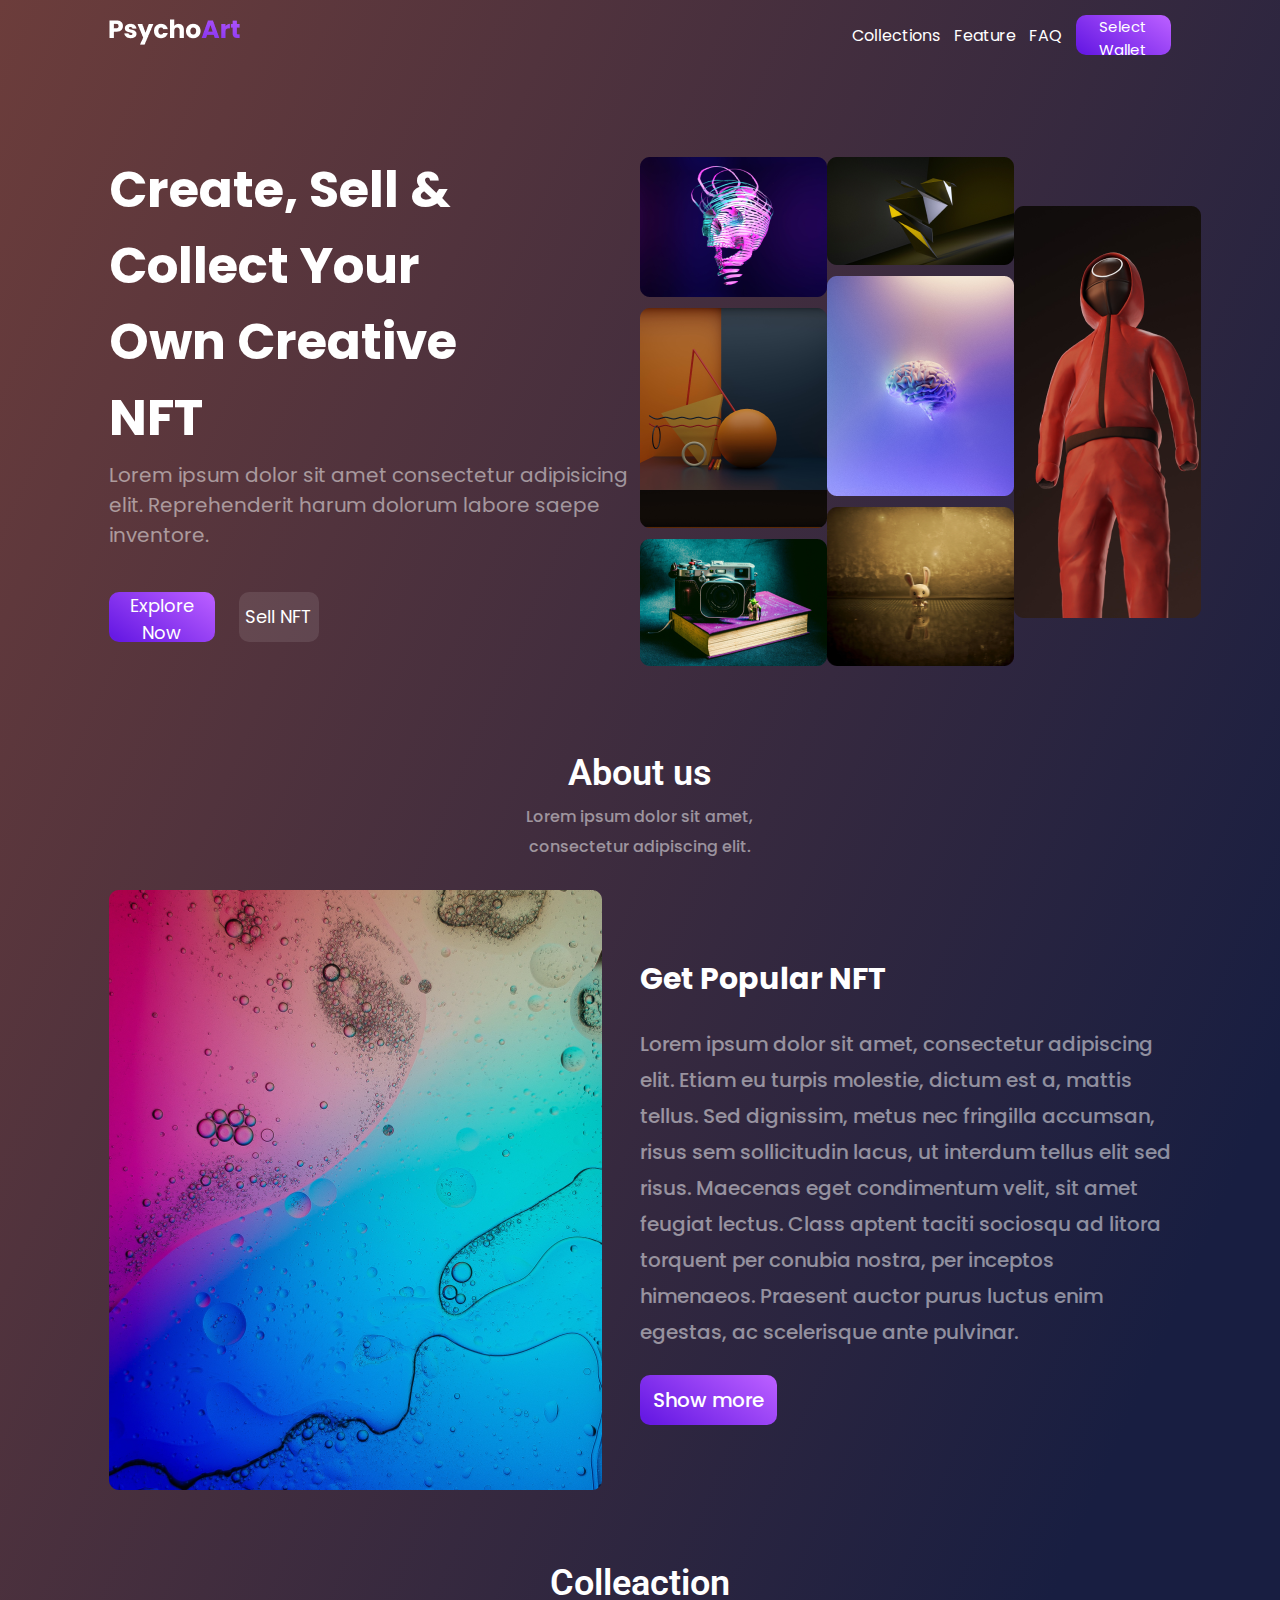
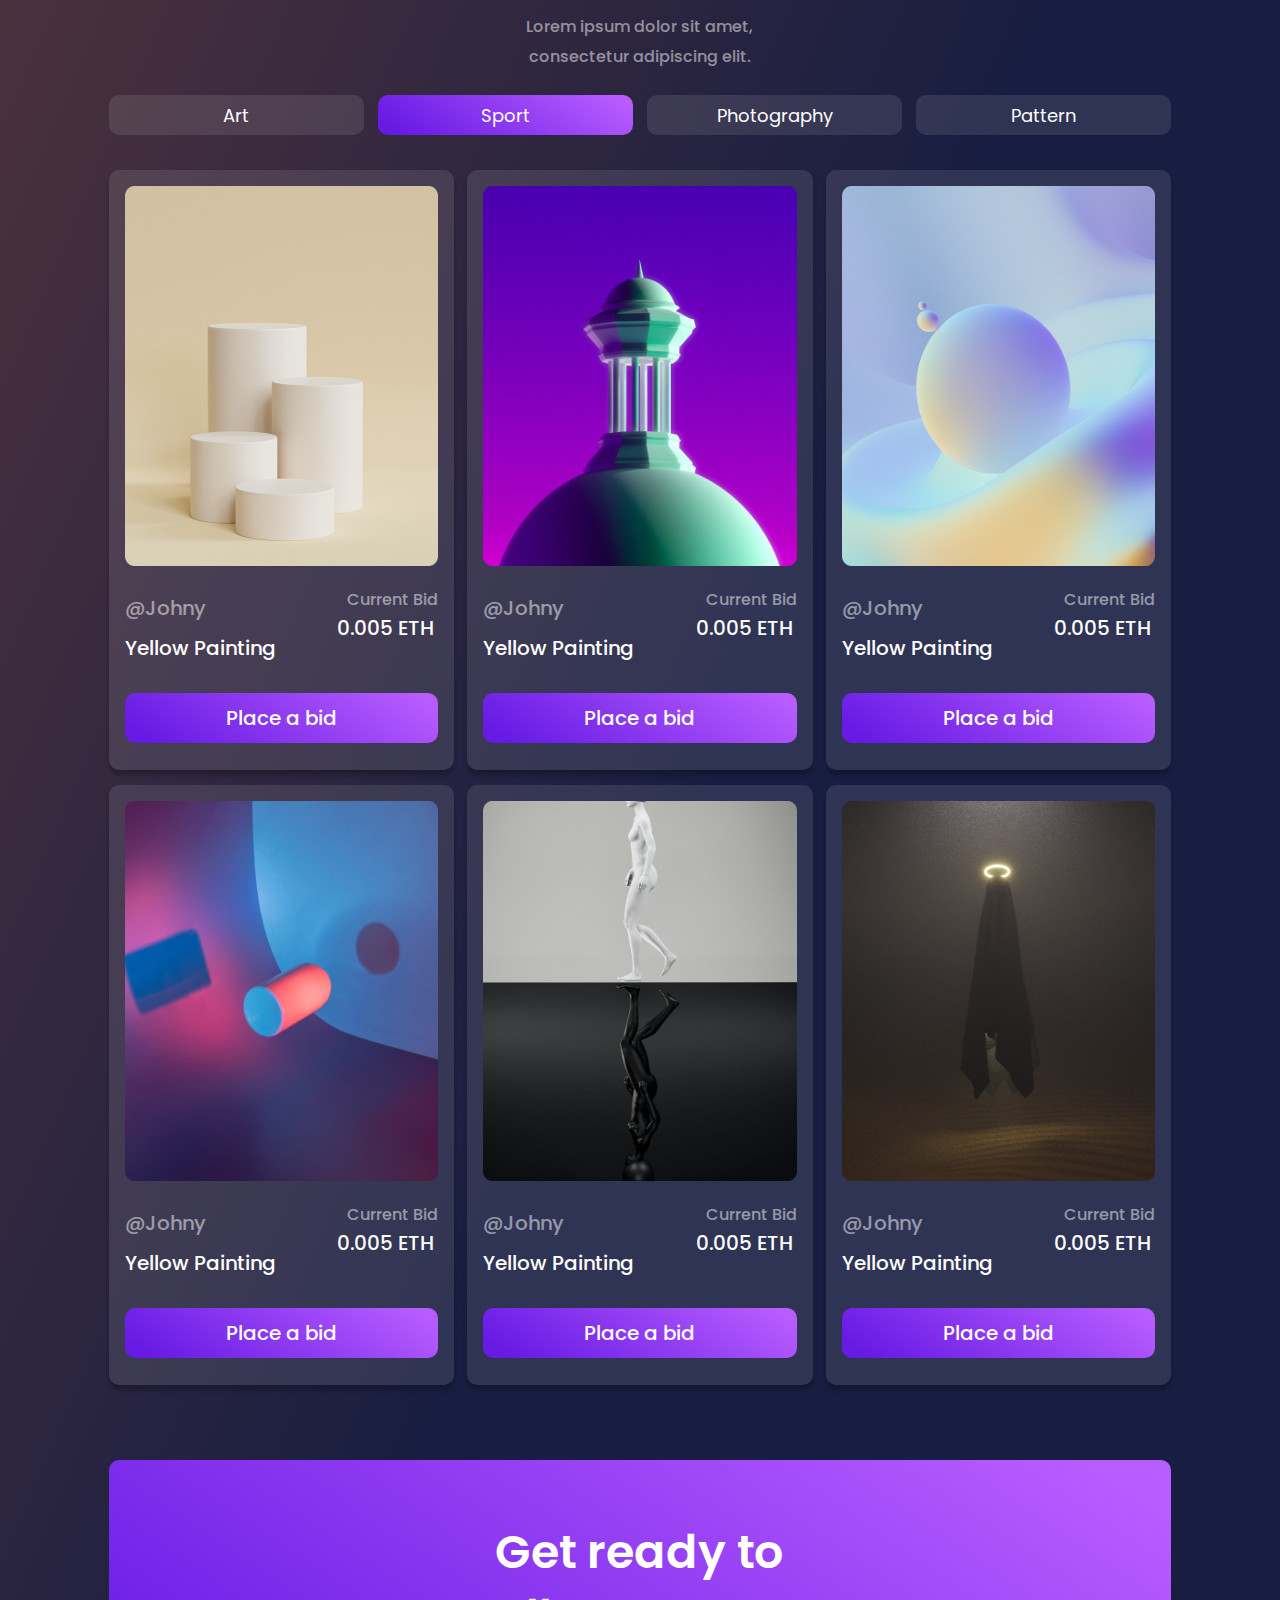
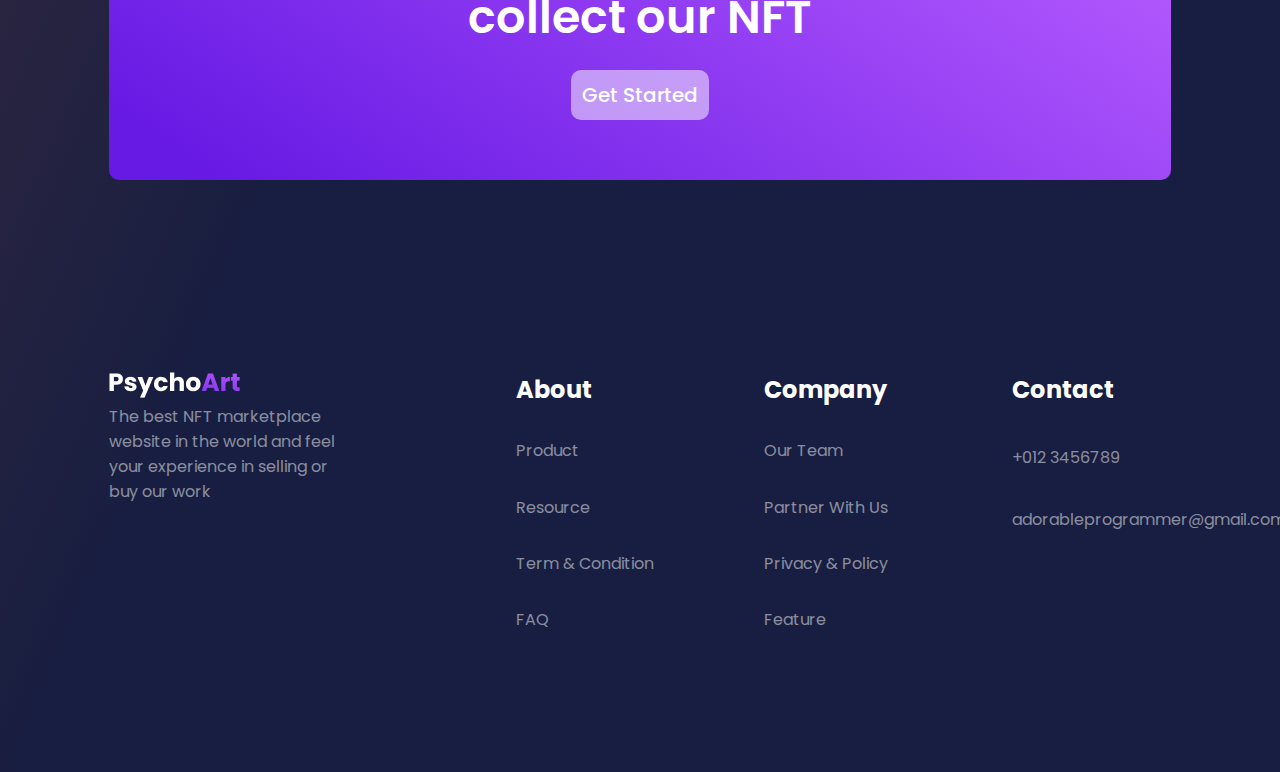
<file: works/NFT/index.html>
<!DOCTYPE html>
<html lang="en" >
<head>
  <meta charset="UTF-8">
  <title>Экзамен</title>
  <link rel="stylesheet" href="./style.css">
  <style>
    @import url('https://fonts.googleapis.com/css2?family=Poppins:wght@200;300;400;500&display=swap');
  </style>
  <style>
    @import url('https://fonts.googleapis.com/css2?family=Roboto:wght@500&display=swap');
  </style>
</head>
<body>
  <div class="box">
    <header>
      <nav>
          <div class="logo"><img src="img/PsychoArt.png" alt=""></div>
          <div class="nav_items">
              <a href="" class="coll">Collections</a>
              <a href="" class="feature">Feature</a>
              <a href="" class="FAQ">FAQ</a>
              <button class="wallet">Select Wallet</button>
          </div>
      </nav>
      <div class="header_text">
          <h1 class="header_h1">Create, Sell & Collect Your Own Creative NFT</h1>
          <p class="header_p">Lorem ipsum dolor sit amet consectetur adipisicing elit. Reprehenderit harum dolorum labore saepe inventore.</p>
          <div class="buttons">
              <button class="explore">Explore Now</button>
              <button class="sellnft">Sell NFT</button>
          </div>
      </div>
      <div class="header_imgs">
          <img src="img/Rectangle 15.png" alt="">
          <img src="img/Rectangle 17.png" alt="">
          <img src="img/Rectangle 18.png" alt="">
          <img src="img/Rectangle 16.png" alt="">
          <img src="img/Rectangle 19.png" alt="">
          <img src="img/Rectangle 20.png" alt="">
          <img src="img/Rectangle 21.png" alt="">
      </div>
  </header>
    <section class="about">
      <div class="about__headline">
        <h2 class="us">About us</h2>
        <p class="about__headline_text">
          Lorem ipsum dolor sit amet, consectetur adipiscing elit.
        </p>
      </div>
      <div class="about__main">
        <img src="img/julian-hochgesang-39BKKhuy11k-unsplash 1.png" alt="" class="about__image">
        <div class="about__conteiner">
          <h2 class="cont__headline">Get Popular NFT</h2>
          <p class="cont__text">
            Lorem ipsum dolor sit amet, consectetur adipiscing elit. Etiam eu turpis molestie, dictum est a, mattis tellus. Sed dignissim, metus nec fringilla accumsan, risus sem sollicitudin lacus, ut interdum tellus elit sed risus. Maecenas eget condimentum velit, sit amet feugiat lectus. Class aptent taciti sociosqu ad litora torquent per conubia nostra, per inceptos himenaeos. Praesent auctor purus luctus enim egestas, ac scelerisque ante pulvinar.
          </p>
          <button class="about__btn">Show more</button>
        </div>
      </div>
    </section>
    <main>
      <div class="about__headline">
        <h2 class="us">Colleaction</h2>
        <p class="about__headline_text">
          Lorem ipsum dolor sit amet, consectetur adipiscing elit.
        </p>
      </div>
      <div class="main__nav">
        <div class="main__nav_item">Art</div>
        <div class="main__nav_item selected">Sport</div>
        <div class="main__nav_item">Photography</div>
        <div class="main__nav_item">Pattern</div>
      </div>
      <div class="main__conteiner">
        <div class="main__item">
          <img src="img/Rectangle 23.png" alt="" class="main__item_img">
          <div class="main__item_text">
            <p class="main__text">
              <span class="gray" >@Johny</span> <br>
              Yellow Painting
            </p>
            <p class="main__text">
              <span class="gray2" >Current Bid</span> <br>
              0.005 ETH
            </p>
          </div>
          <button class="main__btn">Place a bid</button>
        </div>
        <div class="main__item">
          <img src="img/fakurian-design-LoLiXKJEvgE-unsplash 1.png" alt="" class="main__item_img">
          <div class="main__item_text">
            <p class="main__text">
              <span class="gray" >@Johny</span> <br>
              Yellow Painting
            </p>
            <p class="main__text">
              <span class="gray2" >Current Bid</span> <br>
              0.005 ETH
            </p>
          </div>
          <button class="main__btn">Place a bid</button>
        </div>
        <div class="main__item">
          <img src="img/fakurian-design-PGdW_bHDbpI-unsplash 1.png" alt="" class="main__item_img">
          <div class="main__item_text">
            <p class="main__text">
              <span class="gray" >@Johny</span> <br>
              Yellow Painting
            </p>
            <p class="main__text">
              <span class="gray2" >Current Bid</span> <br>
              0.005 ETH
            </p>
          </div>
          <button class="main__btn">Place a bid</button>
        </div>
        <div class="main__item">
          <img src="img/daniels-joffe--SmCKTIcH5E-unsplash 1.png" alt="" class="main__item_img">
          <div class="main__item_text">
            <p class="main__text">
              <span class="gray" >@Johny</span> <br>
              Yellow Painting
            </p>
            <p class="main__text">
              <span class="gray2" >Current Bid</span> <br>
              0.005 ETH
            </p>
          </div>
          <button class="main__btn">Place a bid</button>
        </div>
        <div class="main__item">
          <img src="img/dynamic-wang-TQFtvtTLMAg-unsplash 1.png" alt="" class="main__item_img">
          <div class="main__item_text">
            <p class="main__text">
              <span class="gray" >@Johny</span> <br>
              Yellow Painting
            </p>
            <p class="main__text">
              <span class="gray2" >Current Bid</span> <br>
              0.005 ETH
            </p>
          </div>
          <button class="main__btn">Place a bid</button>
        </div>
        <div class="main__item">
          <img src="img/luis-barros-nQ53Ibe3mtI-unsplash 1.png" alt="" class="main__item_img">
          <div class="main__item_text">
            <p class="main__text">
              <span class="gray" >@Johny</span> <br>
              Yellow Painting
            </p>
            <p class="main__text">
              <span class="gray2" >Current Bid</span> <br>
              0.005 ETH
            </p>
          </div>
          <button class="main__btn">Place a bid</button>
        </div>
      </div>
    </main>
    <section class="br">
      <p class="br__text">
        Get ready to collect our NFT
      </p>
      <button class="br__btn">
        Get Started
      </button>
    </section>
    <footer>
      <div class="logo_footer">
        <img src="img/PsychoArt.png" alt="">
        <p class="title">The best NFT marketplace website in the world and feel your experience in selling or buy our work</p>
      </div>
      <div class="about_footer">
        <h2 class="footer_h2">About</h2>
        <a class=" footer_text" href="">Product</a>
        <a class=" footer_text" href="">Resource</a>
        <a class=" footer_text" href="">Term & Condition</a>
        <a class=" footer_text" href="">FAQ</a>
      </div>
      <div class="company">
        <h2 class="footer_h2">Company</h2>
        <a class=" footer_text" href="">Our Team</a>
        <a class=" footer_text" href="">Partner With Us</a>
        <a class=" footer_text" href="">Privacy & Policy</a>
        <a class=" footer_text" href="">Feature</a>
      </div>
      <div class="contact">
        <h2 class="footer_h2">Contact</h2>
        <p class=" footer_text" class="phonenum">+012 3456789</p>
        <p class=" footer_text" class="email">adorableprogrammer@gmail.com</p>
      </div>
    </footer>
  </div>
</body>
</html>
</file>
<file: works/NFT/style.css>
*{
  margin: 0;
  padding: 0;
  border: 0;
  box-sizing: border-box;
  font-family: 'Poppins';
}
body::-webkit-scrollbar {
  width: 0;               /* ширина всей полосы прокрутки */
}
html{
  scrollbar-width: none;
}
@import url('https://fonts.googleapis.com/css2?family=Poppins:wght@200;300;400;500&display=swap');
@import url('https://fonts.googleapis.com/css2?family=Roboto:wght@500&display=swap');
.box{
  width: 100%;
  background: linear-gradient(113.49deg, #984D38 -30.3%, #181E41 58.12%);
}
a{
  text-decoration: none;
}
nav a{
  color: white;
}
.wallet{
  background: linear-gradient(214.02deg, #B75CFF 6.04%, #671AE4 92.95%);
  border-radius: 10px;
  height: 40px;
  width: 30%;
  color: white;
  font-size: 15px;
}
.nav_items{
  width: 30%;
  display: flex;
  justify-content: space-between;
  align-items: center;
}
nav{
  width: 100%;
  height: 70px;
  display: flex;
  justify-content: space-between;
  align-items: center;
}
header{
  width: 83%;
  height: 700px;
  display: flex;
  flex-wrap: wrap;
  margin-left: auto;
  margin-right: auto;
  margin-bottom: 20px;
}
.header_h1{
  color: white;
  width: 70%;
  font-size: 50px;
}
.header_p{
  color: #ffffff80;
  font-size: 20px;
  margin-top: -7%;
}
.header_text{
  margin-top: 5%;
  width: 50%;
  height: 70%;
  display: flex;
  flex-wrap: wrap;
  flex-direction: column;
  justify-content: space-between;
}
.explore{
  width: 20%;
  height: 50px;
  border-radius: 10px;
  background: linear-gradient(214.02deg, #B75CFF 6.04%, #671AE4 92.95%);
  color: white;
  font-size: 18px;
}
.buttons{
  width: 100%;
  display: flex;
  gap: 1.5rem;
}
.sellnft{
  width: 15%;
  height: 50px;
  background: rgba(255, 255, 255, 0.1);
  border-radius: 10px;
  color: white;
  font-size: 18px;
}
.header_imgs{
  margin-top: 5%;
  width: 50%;
  height: 520px;
  display: flex;
  flex-direction: column;
  justify-content: space-around;
  align-content: space-evenly;
  flex-wrap: wrap;
}
.about{
  width: 83%;
  height: 750px;
  margin: 50px auto;
}
.about__headline{
  width: 100%;
  height: 110px;

}
.us{
  font-family: 'Roboto', sans-serif;
  font-style: normal;
  font-weight: 600;
  font-size: 36px;
  line-height: 47px;
  text-align: center;
  color: white;
  margin-bottom: 5px;
}
.about__headline_text{
  color: rgba(255, 255, 255, 0.5);
  font-family: 'Poppins';
  font-style: normal;
  font-weight: 500;
  font-size: 16px;
  line-height: 30px;
  text-align: center;
  width: 30%;
  margin: 0 auto;
}
.about__main{
  width: 100%;
  height: 600px;
  margin-top: 30px;
  display: flex;
  justify-content: space-between;
  align-items: center;
  flex-direction: row;
}
.about__conteiner{
  width: 50%;
}
.cont__headline{
  color: #FFFFFF;
  font-family: 'Poppins';
  font-style: normal;
  font-weight: 700;
  font-size: 30px;
  line-height: 45px;
}
.cont__text{
  color: rgba(255, 255, 255, 0.5);
  font-family: 'Poppins';
  font-style: normal;
  font-weight: 500;
  font-size: 20px;
  line-height: 180%;
  margin: 25px 0;
}
.about__btn{
  display: flex;
  justify-content: center;
  align-items: center;
  background: linear-gradient(214.02deg, #B75CFF 6.04%, #671AE4 92.95%);
  border-radius: 10px;
  height: 50px;
  width: 25.7%;
  color: #FFFFFF;
  font-family: 'Poppins';
  font-style: normal;
  font-weight: 500;
  font-size: 20px;
  line-height: 30px;
}
main{
  width: 83%;
  height: 1440px;
  margin: 60px auto;
}
.main__nav{
  width: 100%;
  height: 60px;
  display: flex;
  justify-content: space-between;
  align-items: center;
  margin-top: 15px;
}
.main__nav_item{
  width: 24%;
  height: 40px;
  color: white;
  font-size: 18px;
  background: rgba(255, 255, 255, 0.1);
  border-radius: 10px;
  display: flex;
  justify-content: center;
  align-items: center;
}
.selected{
  background: linear-gradient(214.02deg, #B75CFF 6.04%, #671AE4 92.95%);
}
.main__conteiner{
  width: 100%;
  height: 1230px;
  display: flex;
  flex-wrap: wrap;
  justify-content: space-between;
  margin-top: 25px;
}
.main__item{
  width: 32.5%;
  height: 600px;
  background: rgba(255, 255, 255, 0.1);
  box-shadow: 0px 5px 4px rgba(0, 0, 0, 0.25);
  border-radius: 10px;
  padding: 1.5%;
}
.main__item_img{
  width: 100%;
  height:380px ;
  margin-bottom: 10px;
}
.main__item_text{
  width: 1005;
  height: 80px;
  display: flex;
  justify-content: space-between;
  margin-bottom: 30px;
}
.gray{
  color: rgba(255, 255, 255, 0.5);
  line-height: 50px;
}
.main__text{
  font-family: 'Poppins';
  font-style: normal;
  font-weight: 500;
  font-size: 20px;
  color: #FFFFFF;
}
.gray2{
  font-size: 16px;
  margin-left: 10px;
  color: rgba(255, 255, 255, 0.5);
}
.main__btn{
  width: 100%;
  height: 50px;
  background: linear-gradient(214.02deg, #B75CFF 6.04%, #671AE4 92.95%);
  border-radius: 10px;
  display: flex;
  justify-content: center;
  align-items: center;
  color: #FFFFFF;
  font-family: 'Poppins';
  font-style: normal;
  font-weight: 500;
  font-size: 20px;
}
.br{
  width: 83%;
  height: 320px;
  background: linear-gradient(214.02deg, #B75CFF 6.04%, #671AE4 92.95%);
  border-radius: 10px;
  display: flex;
  flex-direction: column;
  justify-content: center;
  align-items: center;
  margin: 60px auto;
}
.br__text{
  width: 40%;
  color: #FFFFFF;
  font-family: 'Poppins';
  font-style: normal;
  font-weight: 600;
  font-size: 46px;
  line-height: 65px;
  text-align: center;
}
.br__btn{
  width: 13%;
  height: 50px;
  background: rgba(255, 255, 255, 0.5);
  border-radius: 10px;
  display: flex;
  justify-content: center;
  align-items: center;
  color: #FFFFFF;
  font-family: 'Poppins';
  font-style: normal;
  font-weight: 500;
  font-size: 20px;
  margin-top: 20px;
}
footer{
  width: 83%;
  margin: 15% auto 0 auto;
  height: 400px;
  display: flex;
  flex-wrap: wrap;
  justify-content: space-between;
  align-items: start;
}
.footer_h2{
  color: white;
  width: 100%;
}
.logo_footer{
  width: 30%;
  display: flex;
  justify-content: start;
  align-items: start;
  flex-wrap: wrap;
  align-content: space-between;
  height: 33%;
}
.title{
  color: #ffffff80;
  width: 72%;
}
.footer_text{
  color: #ffffff80;
  width: 100%;
}
.about_footer{
  width: 15%;
  display: flex;
  flex-wrap: wrap;
  align-content: space-between;
  height: 65%;
}
.company{
  width: 15%;
  display: flex;
  flex-wrap: wrap;
  align-content: space-between;
  height: 65%;
}
.contact{
  width: 15%;
  display: flex;
  flex-wrap: wrap;
  align-content: space-between;
  height: 40%;
}
</file>
